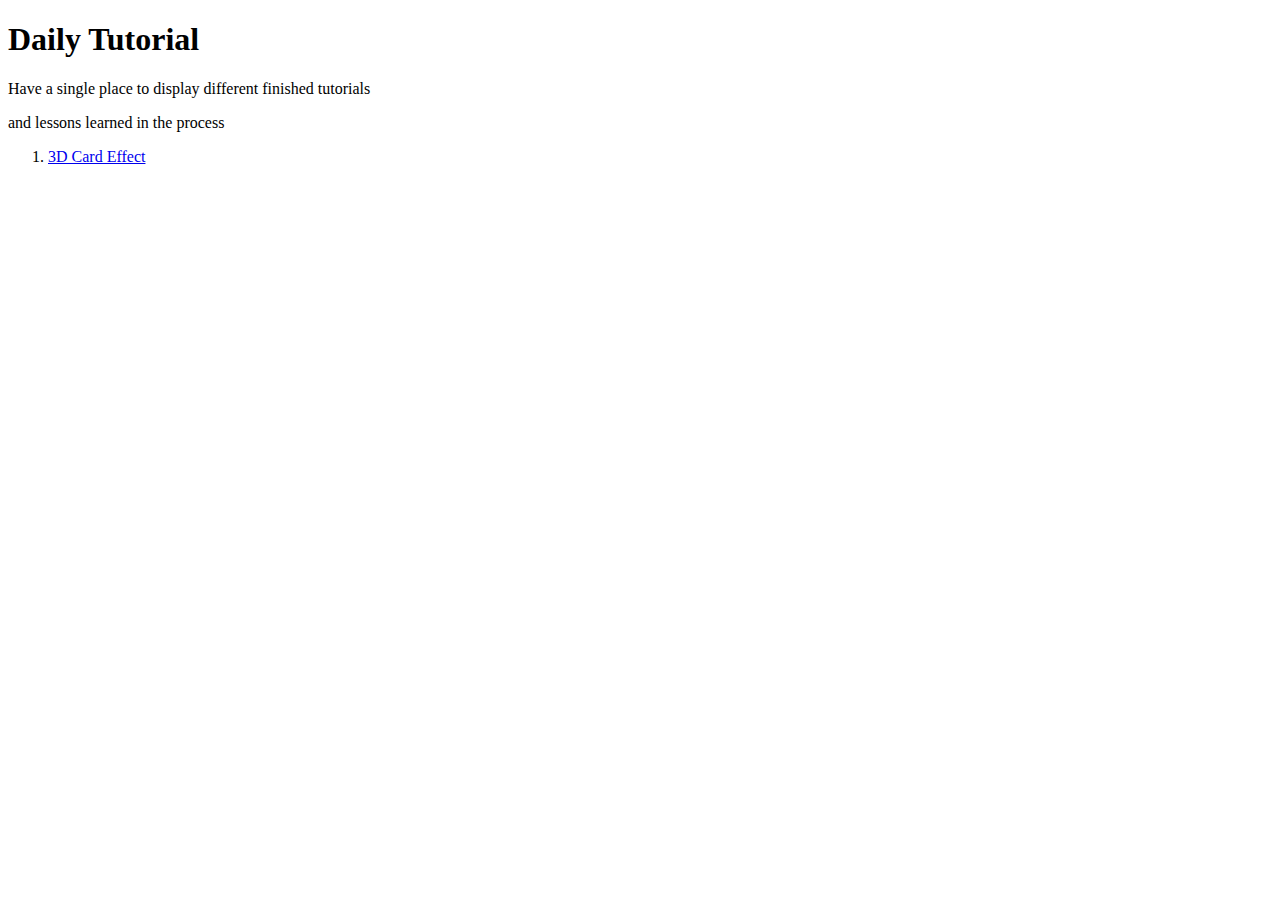
<file: index.html>
<!DOCTYPE html>
<html lang="en">

<head>
  <meta charset="UTF-8">
  <meta name="viewport" content="width=device-width, initial-scale=1.0">
  <title>Daily Tutorial</title>
</head>

<body>
  <h1>Daily Tutorial</h1>
  <p>Have a single place to display different finished tutorials</p>
  <p>and lessons learned in the process</p>

  <ol>
    <li><a href="./01_3D-card-effect/index.html">3D Card Effect</a></li>
  </ol>
</body>

</html>
</file>
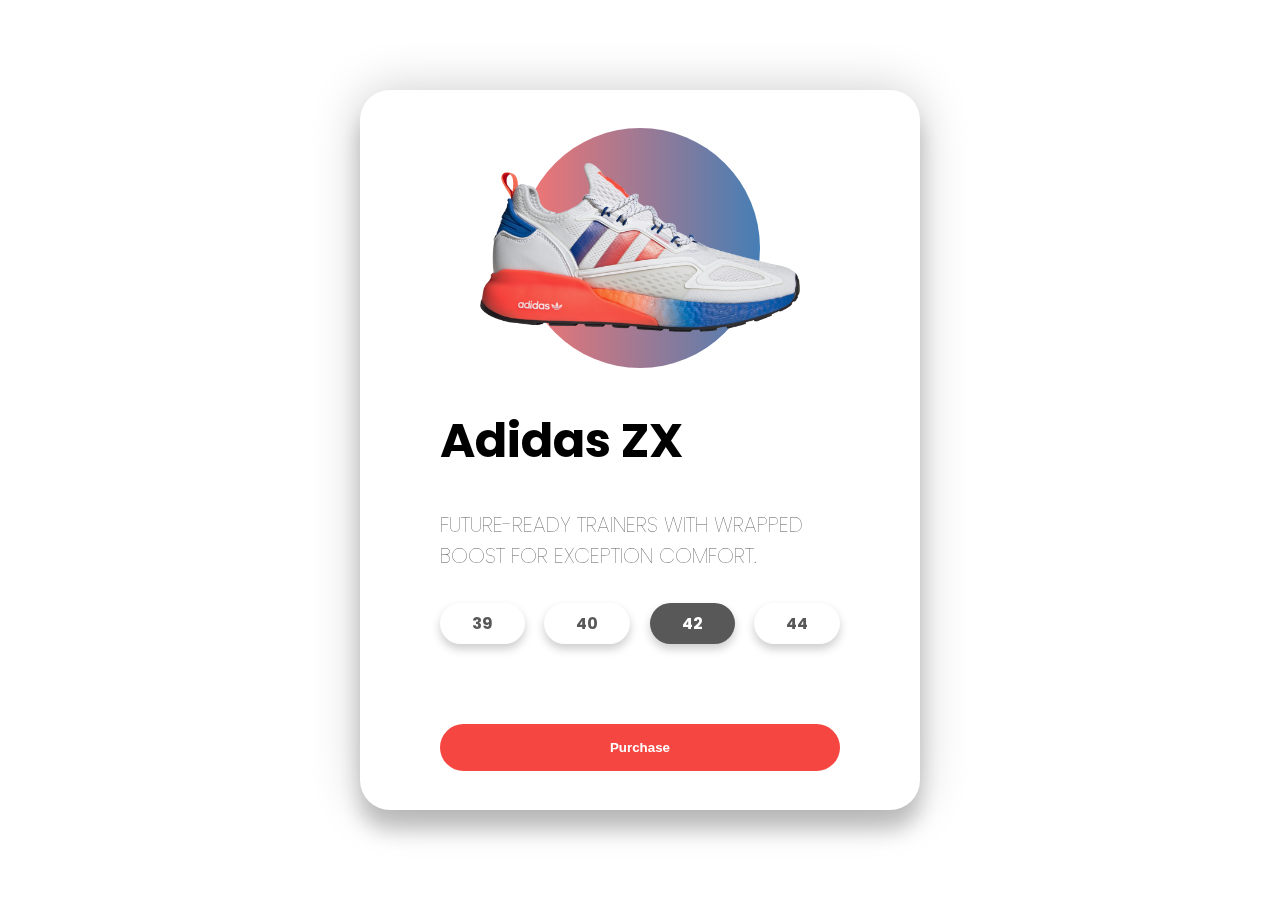
<file: 01_3D-card-effect/index.html>
<!DOCTYPE html>
<html lang="en">

<head>
  <meta charset="UTF-8">
  <meta name="viewport" content="width=device-width, initial-scale=1.0">
  <title>3D Card Effect</title>
  <link href="https://fonts.googleapis.com/css2?family=Poppins:wght@400;500&display=swap" rel="stylesheet">
  <link rel="stylesheet" href="./style.css">
</head>

<body>
  <div class="container">
    <div class="card">
      <div class="sneaker">
        <div class="circle"></div>
        <img src="./adidas.png" alt="adidas sneaker">
      </div>
      <div class="info">
        <h1 class="title">Adidas ZX</h1>
        <h3>FUTURE-READY TRAINERS WITH WRAPPED BOOST FOR EXCEPTION COMFORT.</h3>
        <ul class="sizes">
          <li>39</li>
          <li>40</li>
          <li class="active">42</li>
          <li>44</li>
        </ul>
        <div class="purchase">
          <button>Purchase</button>
        </div>
      </div>
    </div>
  </div>

  <script src="./app.js"></script>
</body>

</html>
</file>
<file: 01_3D-card-effect/style.css>
* {
  margin: 0;
  padding: 0;
  box-sizing: border-box;
}

body {
  font-family: 'Poppins', sans-serif;
  min-height: 100vh;
  display: flex;
  align-items: center;
  justify-content: center;
  perspective: 1000px;
}

.container {
  height: 100vh;
  min-width: 50%;
  display: flex;
  justify-content: center;
  align-items: center;
}

.card {
  transform-style: preserve-3d;
  min-height: 80vh;
  width: 35rem;
  border-radius: 30px;
  padding: 0 5rem;
  box-shadow: 0 20px 20px rgba(0, 0, 0, 0.2), 0 0 50px rgba(0, 0, 0, 0.2);
}

.sneaker {
  min-height: 35vh;
  display: flex;
  align-items: center;
  justify-content: center;
  position: relative;
}

.sneaker img {
  width: 20rem;
  z-index: 2;
  transition: all 0.75s ease-out;
}

.circle {
  width: 15rem;
  height: 15rem;
  background: linear-gradient(
    to right,
    rgba(245, 70, 66, 0.75),
    rgba(8, 83, 156, 0.75)
  );
  position: absolute;
  border-radius: 50%;
  z-index: 1;
}

.info h1 {
  font-size: 3rem;
  transition: all 0.75s ease-out;
}

.info h3 {
  font-size: 1.3rem;
  padding: 2rem 0rem;
  color: #585858;
  font-weight: lighter;
  transition: all 0.75s ease-out;
}

.sizes {
  list-style: none;
  display: flex;
  justify-content: space-between;
  transition: all 0.75s ease-out;
}

.sizes li {
  padding: 0.5rem 2rem;
  box-shadow: 0 5px 10px rgba(0, 0, 0, 0.2);
  border-radius: 30px;
  cursor: pointer;
  color: #585858;
  font-weight: bold;
}

li.active {
  background-color: #585858;
  color: #fff;
}

.purchase {
  margin-top: 5rem;
  transition: all 0.75s ease-out;
}

.purchase button {
  width: 100%;
  padding: 1rem 0rem;
  background-color: #f54642;
  border: none;
  color: #fff;
  cursor: pointer;
  border-radius: 30px;
  font-weight: bolder;
}
</file>
